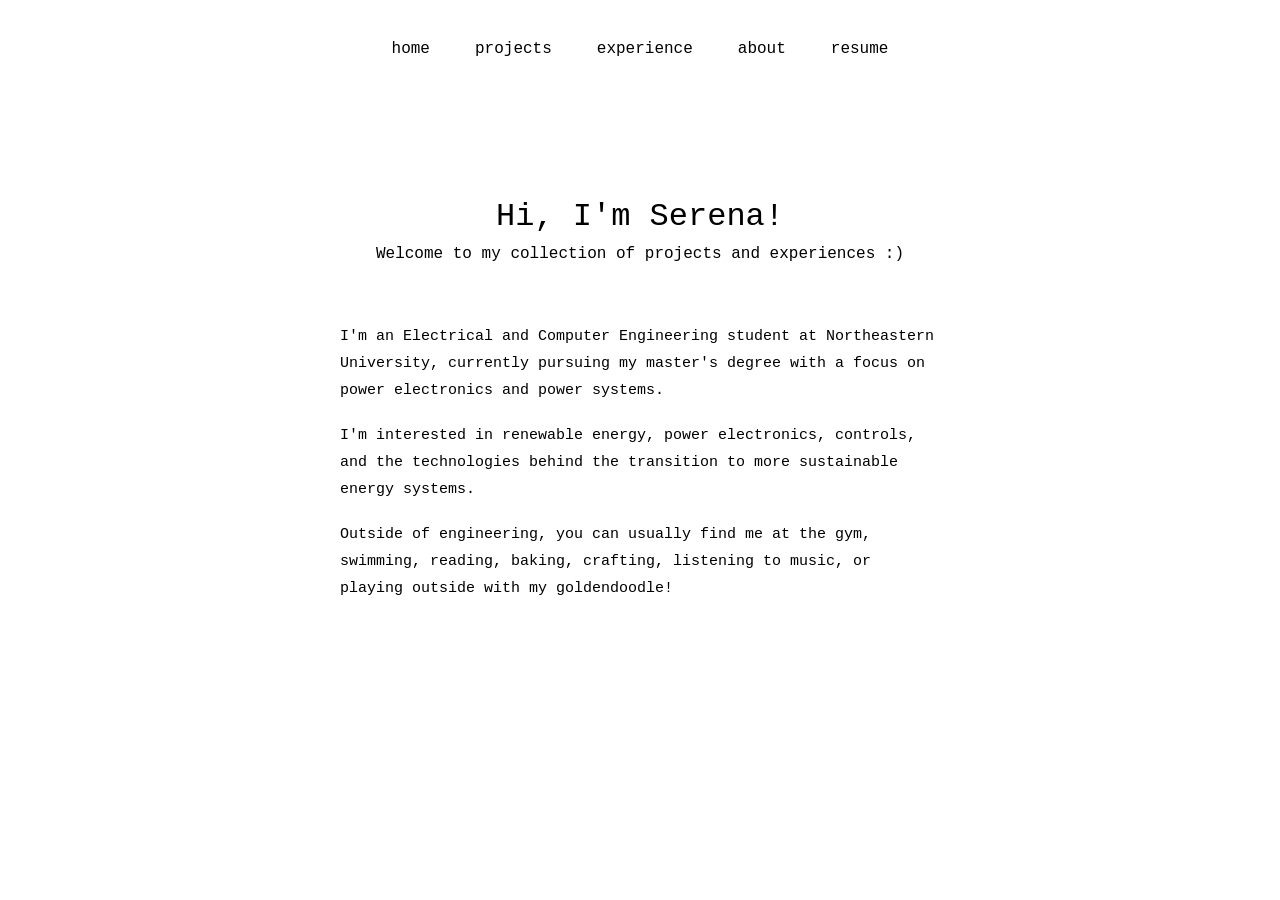
<file: index.html>
<!DOCTYPE html>
<html lang="en">

<head>
    <meta charset="UTF-8">
    <meta name="viewport" content="width=device-width, initial-scale=1.0">
    <title>Serena Lin</title>
    <link rel="stylesheet" href="style.css">
</head>

<body>

    <nav>
        <a href="index.html">home</a>
        <a href="projects.html">projects</a>
        <a href="experience.html">experience</a>
        <a href="about.html">about</a>
        <a href="assets/resume/6_28_2026 Serena Lin Resume.docx (2).pdf" target="_blank">resume</a>
    </nav>

    <main>

        <section class="home">

            <h1>Hi, I'm Serena!</h1>

            <p class="welcome">
                Welcome to my collection of projects and experiences :)
            </p>

            <div class="about-home">

                <p>
                    I'm an Electrical and Computer Engineering student at Northeastern
                    University, currently pursuing my master's degree with a focus on
                    power electronics and power systems.
                </p>

                <p>
                    I'm interested in renewable energy, power electronics, controls,
                    and the technologies behind the transition to more sustainable
                    energy systems.
                </p>

                <p>
                    Outside of engineering, you can usually find me at the gym,
                    swimming, reading, baking, crafting, listening to music, or playing outside with my
                    goldendoodle!
                </p>

            </div>

        </section>

    </main>

</body>

</html>
</file>
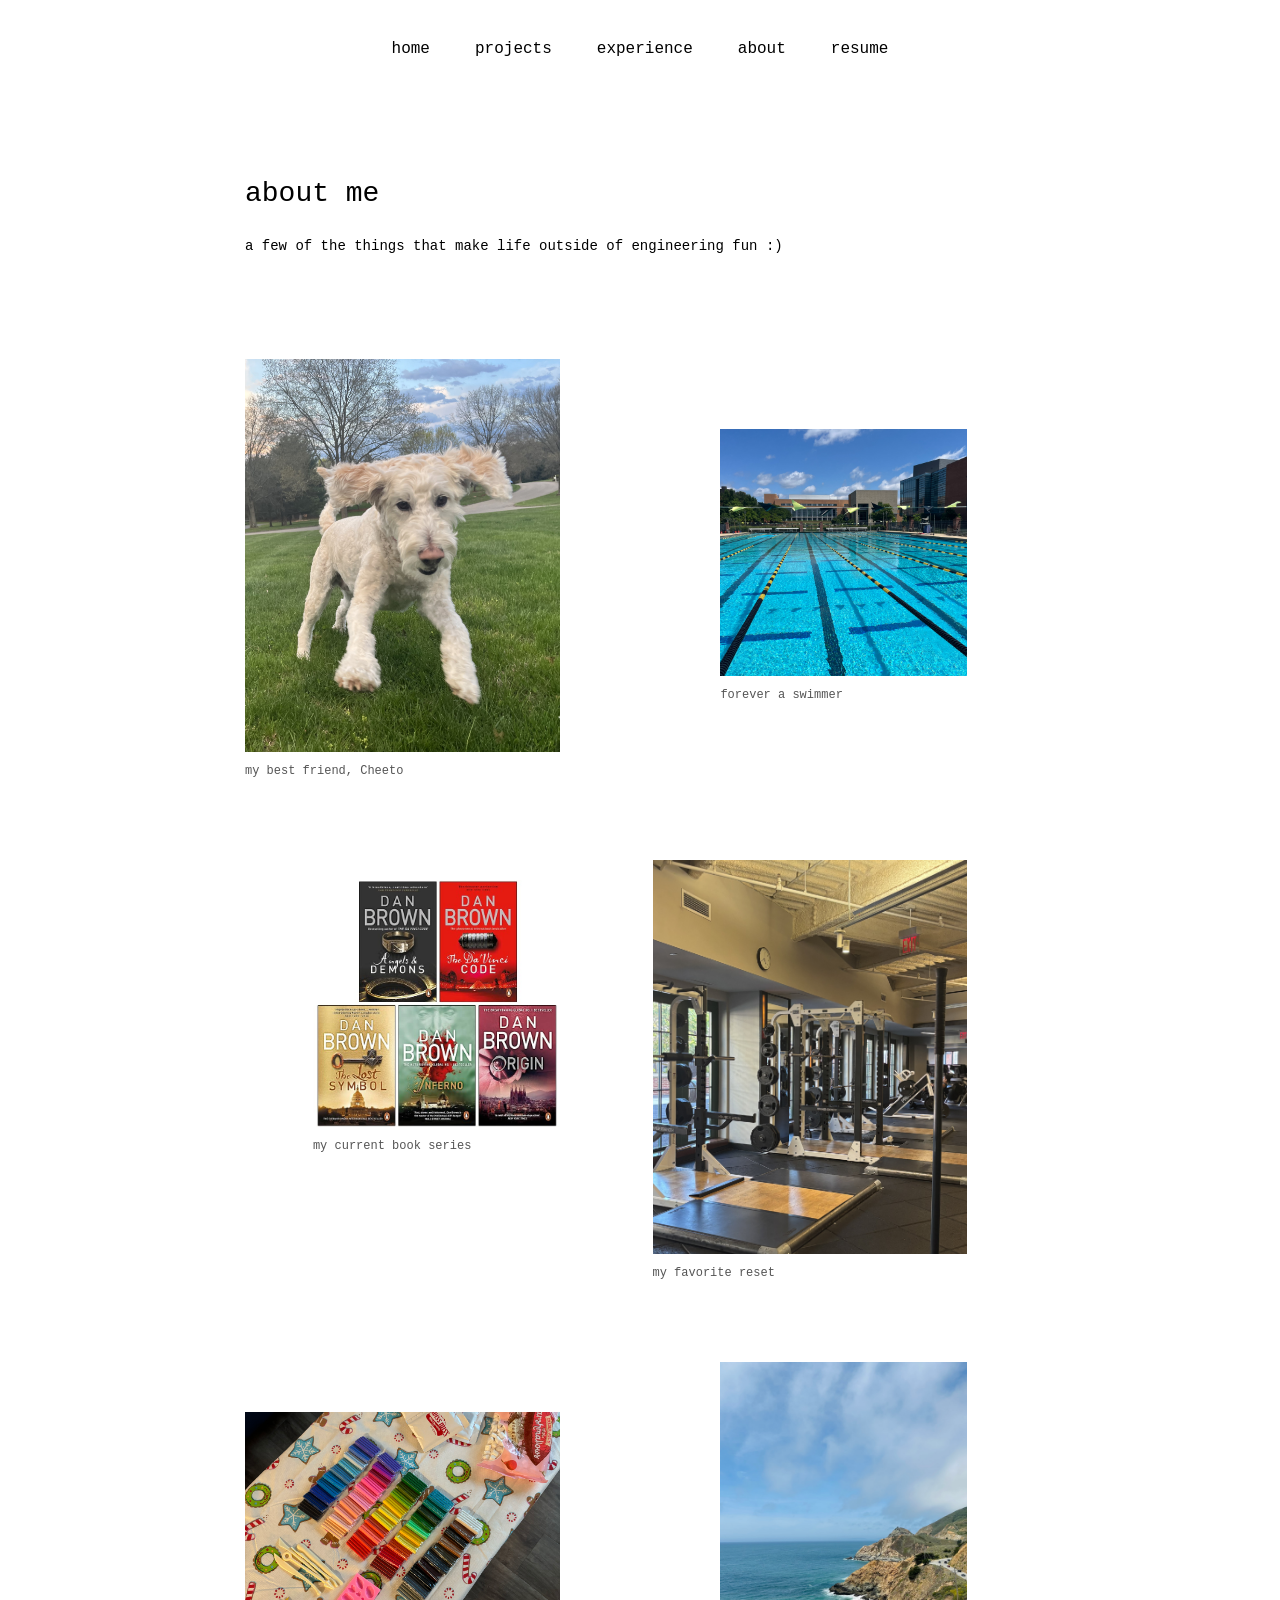
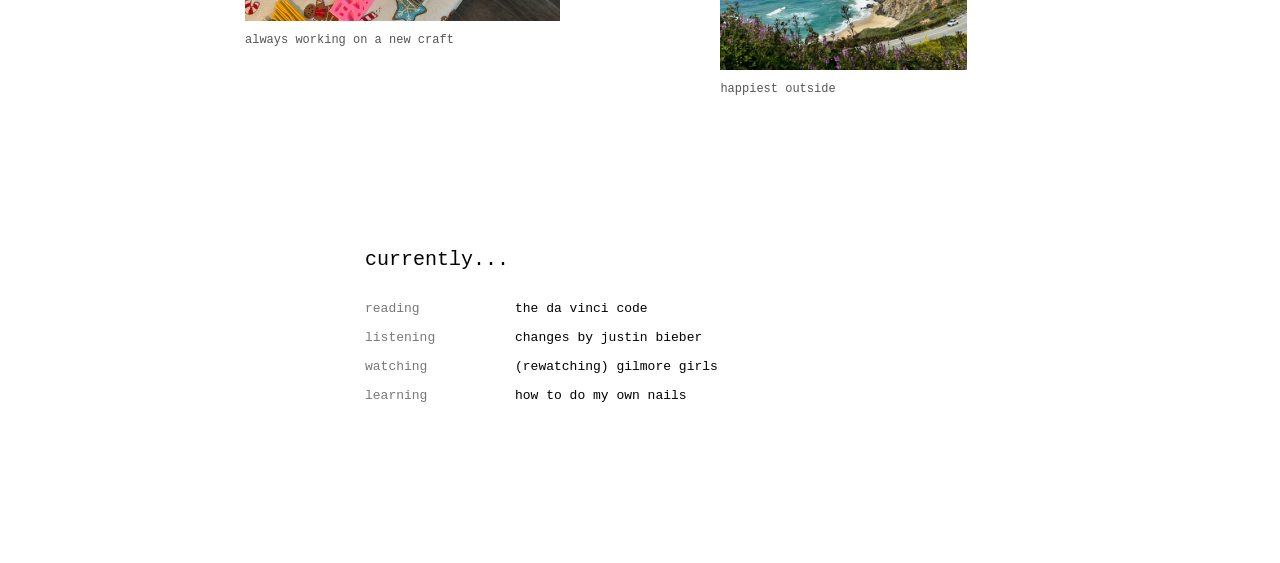
<file: about.html>
<!DOCTYPE html>
<html lang="en">

<head>
    <meta charset="UTF-8">
    <meta name="viewport" content="width=device-width, initial-scale=1.0">
    <title>About | Serena Lin</title>
    <link rel="stylesheet" href="style.css">
</head>

<body>

    <!-- NAVIGATION -->

    <nav>
        <a href="index.html">home</a>
        <a href="projects.html">projects</a>
        <a href="experience.html">experience</a>
        <a href="about.html">about</a>
        <a href="assets/resume/6_28_2026 Serena Lin Resume.docx (2).pdf" target="_blank">resume</a>
    </nav>


    <!-- ABOUT PAGE -->

    <main class="about-page">

        <!-- INTRO -->

        <section class="about-intro">

            <h1>about me</h1>

            <p>
                a few of the things that make life outside of engineering fun :)
            </p>

        </section>


        <!-- PHOTO COLLAGE -->

        <section class="about-collage">


            <!-- DOG -->

            <figure class="about-photo photo-one">

                <img src="assets\images\cheeto.jpeg"
                     alt="My goldendoodle">

                <figcaption>
                    my best friend, Cheeto
                </figcaption>

            </figure>


            <!-- SWIMMING -->

            <figure class="about-photo photo-two">

                <img src="assets\images\pool.jpeg"
                     alt="Swimming">

                <figcaption>
                    forever a swimmer
                </figcaption>

            </figure>


            <!-- READING -->

            <figure class="about-photo photo-three">

                <img src="assets\images\books.jpg"
                     alt="Books I'm reading">

                <figcaption>
                    my current book series
                </figcaption>

            </figure>


            <!-- GYM -->

            <figure class="about-photo photo-four">

                <img src="assets\images\gym.jpeg"
                     alt="At the gym">

                <figcaption>
                    my favorite reset
                </figcaption>

            </figure>


            <!-- MUSIC -->

            <figure class="about-photo photo-five">

                <img src="assets/images/crafting.jpeg"
                     alt="crafts">

                <figcaption>
                    always working on a new craft
                </figcaption>

            </figure>


            <!-- OUTDOORS / TRAVEL -->

            <figure class="about-photo photo-six">

                <img src="assets/images/gray-whale-cove.jpeg"
                     alt="A favorite outdoor place">

                <figcaption>
                    happiest outside
                </figcaption>

            </figure>

        </section>


        <!-- CURRENTLY -->

        <section class="currently">

            <h2>currently...</h2>

            <div class="currently-row">
                <span>reading</span>
                <p>the da vinci code</p>
            </div>

            <div class="currently-row">
                <span>listening</span>
                <p>changes by justin bieber</p>
            </div>

            <div class="currently-row">
                <span>watching</span>
                <p>(rewatching) gilmore girls</p>
            </div>

            <div class="currently-row">
                <span>learning</span>
                <p>how to do my own nails</p>
            </div>

        </section>

    </main>

</body>

</html>
</file>
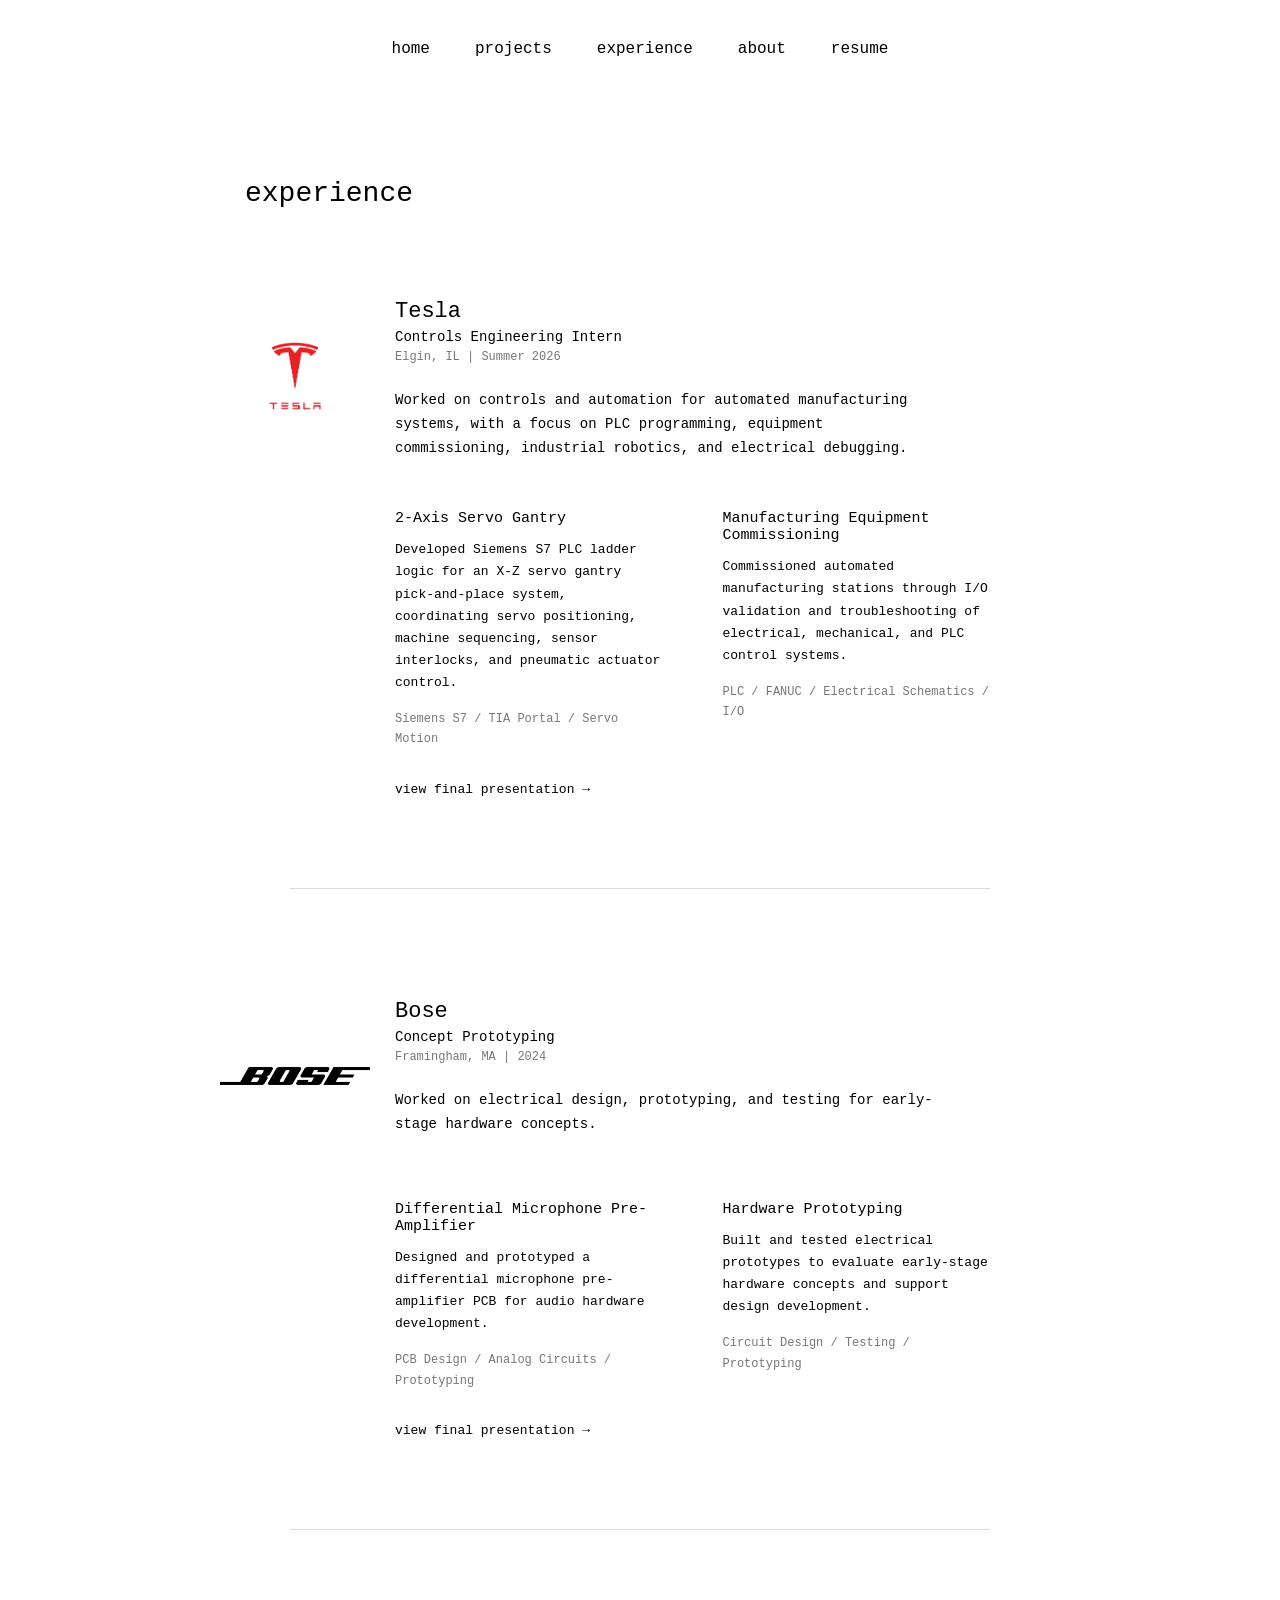
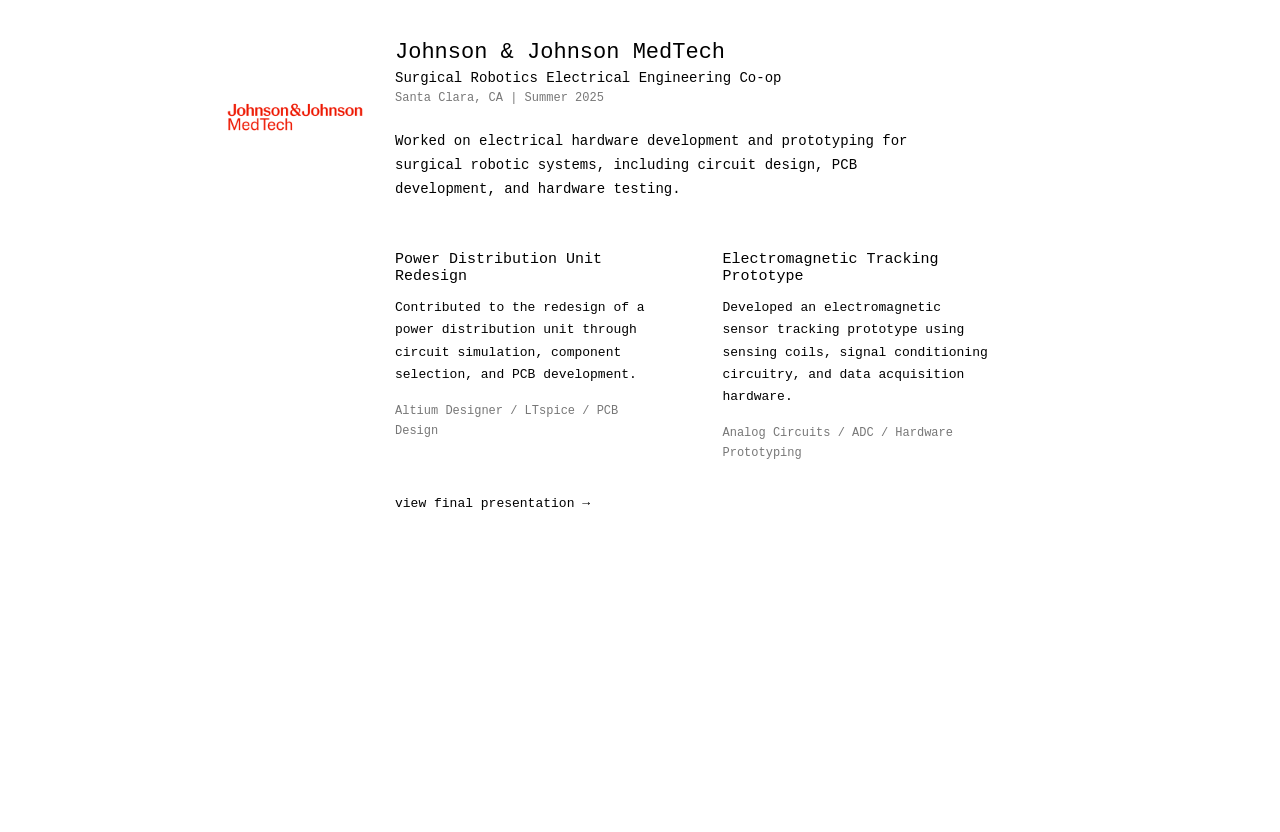
<file: experience.html>
<!DOCTYPE html>
<html lang="en">

<head>
    <meta charset="UTF-8">
    <meta name="viewport" content="width=device-width, initial-scale=1.0">
    <title>Experience | Serena Lin</title>
    <link rel="stylesheet" href="style.css">
</head>

<body>

    <!-- NAVIGATION -->

    <nav>
        <a href="index.html">home</a>
        <a href="projects.html">projects</a>
        <a href="experience.html">experience</a>
        <a href="about.html">about</a>
        <a href="assets/resume/6_28_2026 Serena Lin Resume.docx (2).pdf" target="_blank">resume</a>
    </nav>


    <!-- EXPERIENCE -->

    <main class="experience-page">

        <h1>experience</h1>


        <!-- TESLA -->

        <section class="experience">

            <div class="experience-header">

                <div class="company-logo">
                    <img src="assets/logos/tesla.png" alt="Tesla logo">
                </div>

                <div class="company-info">

                    <h2>Tesla</h2>
                    <h3>Controls Engineering Intern</h3>

                    <p class="experience-meta">
                        Elgin, IL | Summer 2026
                    </p>

                    <p class="experience-description">
                        Worked on controls and automation for automated
                        manufacturing systems, with a focus on PLC programming,
                        equipment commissioning, industrial robotics, and
                        electrical debugging.
                    </p>

                </div>

            </div>


            <div class="experience-projects">

                <!-- TESLA PROJECT 1 -->

                <div class="experience-project">

                    <h3>2-Axis Servo Gantry</h3>

                    <p>
                        Developed Siemens S7 PLC ladder logic for an X-Z servo
                        gantry pick-and-place system, coordinating servo
                        positioning, machine sequencing, sensor interlocks,
                        and pneumatic actuator control.
                    </p>

                    <p class="project-tools">
                        Siemens S7 / TIA Portal / Servo Motion
                    </p>

                </div>


                <!-- TESLA PROJECT 2 -->

                <div class="experience-project">

                    <h3>Manufacturing Equipment Commissioning</h3>

                    <p>
                        Commissioned automated manufacturing stations through
                        I/O validation and troubleshooting of electrical,
                        mechanical, and PLC control systems.
                    </p>

                    <p class="project-tools">
                        PLC / FANUC / Electrical Schematics / I/O
                    </p>

                </div>

            </div>


            <!-- TESLA PRESENTATION -->

            <div class="experience-presentation">
                <a href="assets/presentations/Tesla_presentation.pdf" target="_blank">
                    view final presentation →
                </a>
            </div>

        </section>



        <!-- BOSE -->

        <section class="experience">

            <div class="experience-header">

                <div class="company-logo">
                    <img src="assets/logos/bose.png" alt="Bose logo">
                </div>

                <div class="company-info">

                    <h2>Bose</h2>
                    <h3>Concept Prototyping</h3>

                    <p class="experience-meta">
                        Framingham, MA | 2024
                    </p>

                    <p class="experience-description">
                        Worked on electrical design, prototyping, and testing
                        for early-stage hardware concepts.
                    </p>

                </div>

            </div>


            <div class="experience-projects">

                <!-- BOSE PROJECT 1 -->

                <div class="experience-project">

                    <h3>Differential Microphone Pre-Amplifier</h3>

                    <p>
                        Designed and prototyped a differential microphone
                        pre-amplifier PCB for audio hardware development.
                    </p>

                    <p class="project-tools">
                        PCB Design / Analog Circuits / Prototyping
                    </p>

                </div>


                <!-- BOSE PROJECT 2 -->

                <div class="experience-project">

                    <h3>Hardware Prototyping</h3>

                    <p>
                        Built and tested electrical prototypes to evaluate
                        early-stage hardware concepts and support design
                        development.
                    </p>

                    <p class="project-tools">
                        Circuit Design / Testing / Prototyping
                    </p>

                </div>

            </div>


            <!-- BOSE PRESENTATION -->

            <div class="experience-presentation">
                <a href="assets/presentations/Bose-Final-Presentation-Shareable.pptx.pdf" target="_blank">
                    view final presentation →
                </a>
            </div>

        </section>



        <!-- JOHNSON & JOHNSON -->

        <section class="experience">

            <div class="experience-header">

                <div class="company-logo">
                    <img src="assets/logos/jnj.webp" alt="Johnson & Johnson MedTech logo">
                </div>

                <div class="company-info">

                    <h2>Johnson & Johnson MedTech</h2>
                    <h3>Surgical Robotics Electrical Engineering Co-op</h3>

                    <p class="experience-meta">
                        Santa Clara, CA | Summer 2025
                    </p>

                    <p class="experience-description">
                        Worked on electrical hardware development and
                        prototyping for surgical robotic systems, including
                        circuit design, PCB development, and hardware testing.
                    </p>

                </div>

            </div>


            <div class="experience-projects">

                <!-- J&J PROJECT 1 -->

                <div class="experience-project">

                    <h3>Power Distribution Unit Redesign</h3>

                    <p>
                        Contributed to the redesign of a power distribution
                        unit through circuit simulation, component selection,
                        and PCB development.
                    </p>

                    <p class="project-tools">
                        Altium Designer / LTspice / PCB Design
                    </p>

                </div>


                <!-- J&J PROJECT 2 -->

                <div class="experience-project">

                    <h3>Electromagnetic Tracking Prototype</h3>

                    <p>
                        Developed an electromagnetic sensor tracking prototype
                        using sensing coils, signal conditioning circuitry,
                        and data acquisition hardware.
                    </p>

                    <p class="project-tools">
                        Analog Circuits / ADC / Hardware Prototyping
                    </p>

                </div>

            </div>


            <!-- J&J PRESENTATION -->

            <div class="experience-presentation">
                <a href="assets/presentations/JnJ-Final-Presentation-Shareable.pptx.pdf" target="_blank">
                    view final presentation →
                </a>
            </div>

        </section>

    </main>

</body>

</html>
</file>
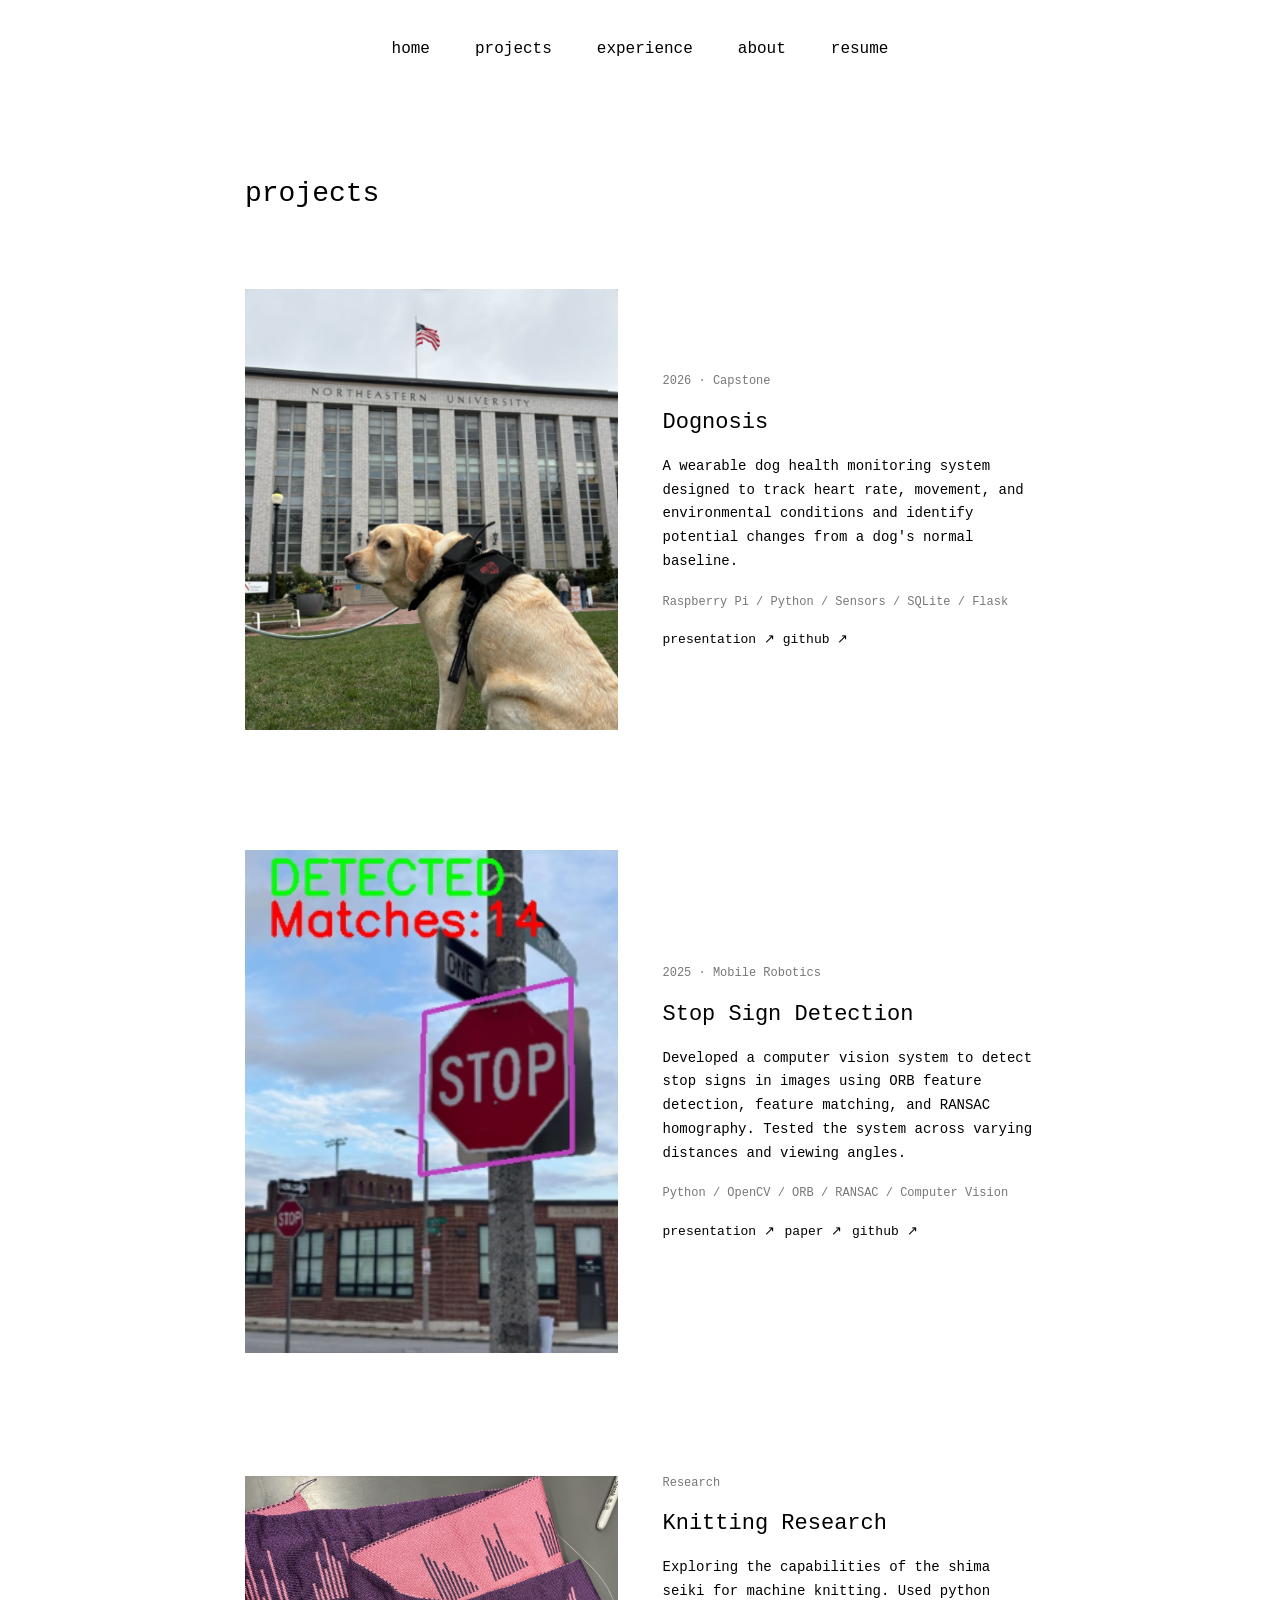
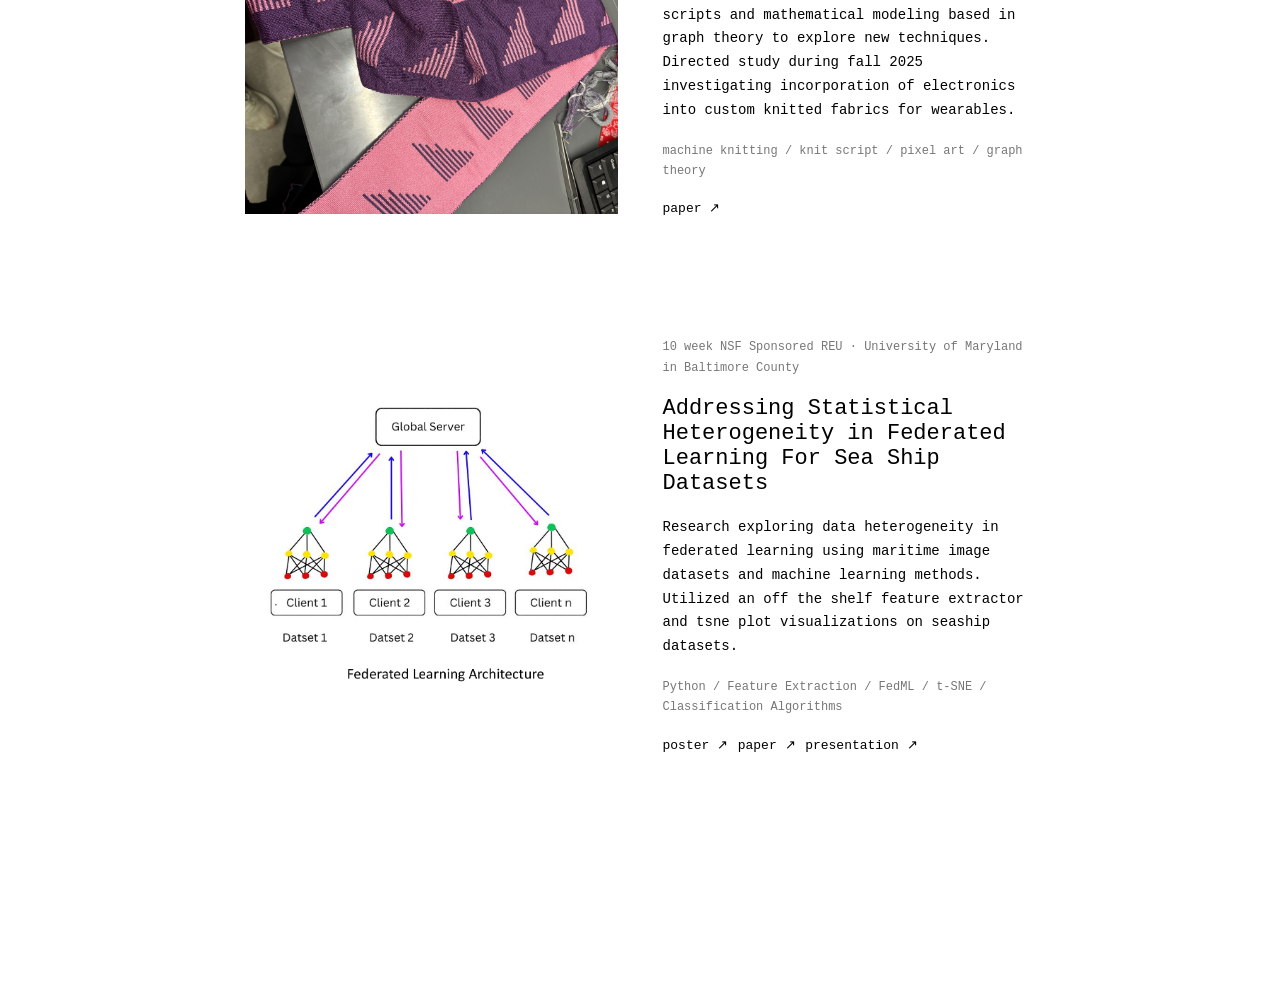
<file: projects.html>
<!DOCTYPE html>
<html lang="en">

<head>
    <meta charset="UTF-8">
    <meta name="viewport" content="width=device-width, initial-scale=1.0">
    <title>Projects | Serena Lin</title>
    <link rel="stylesheet" href="style.css">
</head>

<body>

    <nav>
        <a href="index.html">home</a>
        <a href="projects.html">projects</a>
        <a href="experience.html">experience</a>
        <a href="index.html#about">about</a>
        <a href="assets/resume/Serena_Lin_Resume.pdf" target="_blank">resume</a>
    </nav>

    <main class="projects-page">

        <h1>projects</h1>

        <!-- DOGNOSIS -->
        <section class="project-preview">

            <div class="project-image">
                <img src="assets\images\dognosis-cover.png" alt="Dognosis dog health monitoring harness">
            </div>

            <div class="project-info">
                <p class="project-year">2026 · Capstone</p>

                <h2>Dognosis</h2>

                <p>
                    A wearable dog health monitoring system designed to track
                    heart rate, movement, and environmental conditions and
                    identify potential changes from a dog's normal baseline.
                </p>

                <p class="project-tools">
                    Raspberry Pi / Python / Sensors / SQLite / Flask
                </p>

                <div class="project-links">
                    

                    <a href="assets\presentations\Dognosis Presentation.pdf"
                       target="_blank">
                        presentation ↗
                    </a>

                    <a href="https://github.com/slin013/dognosis"
                       target="_blank">
                        github ↗
                    </a>
                </div>
            </div>

        </section>
<!-- STOP SIGN DETECTION -->

<section class="project-preview">

    <div class="project-image">
        <img src="assets\images\stop-sign-detection-cover.png"
             alt="Stop sign detection project">
    </div>

    <div class="project-info">

        <p class="project-year">2025 · Mobile Robotics</p>

        <h2>Stop Sign Detection</h2>

        <p>
            Developed a computer vision system to detect stop signs in images
            using ORB feature detection, feature matching, and RANSAC homography.
            Tested the system across varying distances and viewing angles.
        </p>

        <p class="project-tools">
            Python / OpenCV / ORB / RANSAC / Computer Vision
        </p>

        <div class="project-links">
            <a href="assets\presentations\ORB_Presentation.pdf" target="_blank">presentation ↗</a>
            <a href="assets\presentations\ORB_Paper_Mobile_Robotics.pdf" target="_blank">paper ↗</a>

            <a href="https://github.com/slin013/Mobile-Robotics-Stop-Sign-Detector" target="_blank">github ↗</a>
        </div>

    </div>

</section>
        <!-- KNITTING RESEARCH -->
        <section class="project-preview">

            <div class="project-image">
                <img src="assets\images\knit-cover.jpeg" alt="Knitting research project">
            </div>

            <div class="project-info">
                <p class="project-year">Research</p>

                <h2>Knitting Research</h2>

                <p>
                    Exploring the capabilities of the shima seiki for machine knitting. 
                    Used python scripts and mathematical modeling based in graph theory to explore new techniques. 
                    Directed study during fall 2025 investigating incorporation of electronics into custom knitted fabrics for wearables.
                </p>

                <p class="project-tools">
                    machine knitting / knit script / pixel art / graph theory
                </p>

                <a href="assets\presentations\knit-paper.pdf" target="_blank">paper ↗</a>
            </div>

        </section>


        <!-- UMBC -->
        <section class="project-preview">

            <div class="project-image">
                <img src="assets\images\REU-cover.png" alt="UMBC data science research">
            </div>

            <div class="project-info">
                <p class="project-year">10 week NSF Sponsored REU · University of Maryland in Baltimore County</p>

                <h2>Addressing Statistical Heterogeneity in Federated Learning For Sea Ship Datasets</h2>

                <p>
                    Research exploring data heterogeneity in federated learning
                    using maritime image datasets and machine learning methods. Utilized an off the shelf feature extractor and tsne plot visualizations on seaship datasets.
                </p>

                <p class="project-tools">
                    Python / Feature Extraction / FedML / t-SNE / Classification Algorithms
                </p>

                <a href="assets\presentations\Copy of LinS_SURF_Poster.pptx.pdf">poster ↗</a>
                <a href="assets\presentations\REU_paper.pdf">paper ↗</a>
                <a href="assets\presentations\REU_presentation.pdf">presentation ↗</a>
            </div>

        </section>

    </main>

</body>

</html>
</file>
<file: style.css>
/* =========================
   GLOBAL
   ========================= */

* {
    margin: 0;
    padding: 0;
    box-sizing: border-box;
}

body {
    background-color: white;
    color: black;
    font-family: "Courier New", Courier, monospace;
}


/* =========================
   NAVIGATION
   ========================= */

nav {
    display: flex;
    justify-content: center;
    gap: 45px;
    padding-top: 40px;
}

nav a {
    color: black;
    text-decoration: none;
    font-size: 16px;
}

nav a:hover {
    color: #777;
}


/* =========================
   HOME PAGE
   ========================= */

.home {
    max-width: 650px;
    margin: 0 auto;
    padding: 140px 25px 100px;
    text-align: center;
}

.home h1 {
    font-size: 32px;
    font-weight: normal;
    margin-bottom: 10px;
}

.welcome {
    font-size: 16px;
    margin-bottom: 60px;
}

.about-home {
    text-align: left;
    font-size: 15px;
    line-height: 1.8;
}

.about-home p {
    margin-bottom: 18px;
}


/* =========================
   PROJECTS PAGE
   ========================= */

.projects-page {
    max-width: 850px;
    margin: 0 auto;
    padding: 120px 30px;
}

.projects-page > h1 {
    font-size: 28px;
    font-weight: normal;
    margin-bottom: 80px;
}

.project-preview {
    display: grid;
    grid-template-columns: 1fr 1fr;
    gap: 45px;
    align-items: center;
    margin-bottom: 120px;
}

.project-image img {
    width: 100%;
    display: block;
}

.project-info h2 {
    font-size: 22px;
    font-weight: normal;
    margin: 8px 0 20px;
}

.project-info p {
    font-size: 14px;
    line-height: 1.7;
    margin-bottom: 18px;
}

.project-year {
    color: #777;
    font-size: 12px !important;
}

.project-tools {
    color: #777;
    font-size: 12px !important;
}

.project-info a {
    color: black;
    text-decoration: none;
    font-size: 13px;
}

.project-info a:hover {
    text-decoration: underline;
}


/* =========================
   EXPERIENCE PAGE
   ========================= */

.experience-page {
    max-width: 850px;
    margin: 0 auto;
    padding: 120px 30px;
}

.experience-page > h1 {
    font-size: 28px;
    font-weight: normal;
    margin-bottom: 90px;
}


/* INDIVIDUAL COMPANY */

.experience {
    max-width: 700px;
    margin: 0 auto 110px;
    padding-bottom: 90px;
    border-bottom: 1px solid #ddd;
}

.experience:last-child {
    border-bottom: none;
}


/* COMPANY HEADER */

.experience-header {
    display: grid;
    grid-template-columns: 80px 1fr;
    gap: 25px;
    align-items: start;
}


/* LOGO */

.company-logo {
    display: flex;
    justify-content: flex-end;
    padding-top: 2px;
}

.company-logo img {
    width: 150px;
    height: 150px;
    object-fit: contain;
}


/* COMPANY INFORMATION */

.company-info {
    text-align: left;
}

.company-info h2 {
    font-size: 22px;
    font-weight: normal;
    margin-bottom: 5px;
}

.company-info h3 {
    font-size: 14px;
    font-weight: normal;
    margin-bottom: 5px;
}

.experience-meta {
    font-size: 12px;
    color: #777;
}


/* COMPANY DESCRIPTION */

.experience-description {
    max-width: 550px;
    margin-top: 25px;
    font-size: 14px;
    line-height: 1.7;
}


/* EXPERIENCE PROJECTS */

.experience-projects {
    display: grid;
    grid-template-columns: 1fr 1fr;
    gap: 60px;

    margin-top: 50px;
    margin-left: 105px;
}


/* INDIVIDUAL EXPERIENCE PROJECT */

.experience-project h3 {
    font-size: 15px;
    font-weight: normal;
    margin-bottom: 12px;
}

.experience-project p {
    font-size: 13px;
    line-height: 1.7;
}

.experience-project .project-tools {
    margin-top: 15px;
    color: #777;
    font-size: 12px !important;
}


/* =========================
   MOBILE
   ========================= */

@media (max-width: 700px) {

    /* NAVIGATION */

    nav {
        gap: 20px;
        padding-top: 30px;
    }

    nav a {
        font-size: 13px;
    }


    /* HOME */

    .home {
        padding: 90px 25px 70px;
    }

    .home h1 {
        font-size: 28px;
    }


    /* PROJECTS */

    .projects-page {
        padding: 80px 25px;
    }

    .project-preview {
        grid-template-columns: 1fr;
        gap: 25px;
        margin-bottom: 90px;
    }

}
  /* EXPERIENCE PROJECTS */

.experience-projects {
    display: grid;
    grid-template-columns: 1fr 1fr;
    gap: 60px;
    margin-top: 50px;
    margin-left: 105px;
}

.experience-project {
    min-width: 0;
}

.experience-project h3 {
    font-size: 15px;
    font-weight: normal;
    margin-bottom: 12px;
}

.experience-project p {
    font-size: 13px;
    line-height: 1.7;
}

.experience-project .project-tools {
    margin-top: 15px;
    color: #777;
    font-size: 12px !important;
}


/* INTERNSHIP PRESENTATION */

.experience-presentation {
    margin-top: 30px;
    margin-left: 105px;
}

.experience-presentation a {
    color: black;
    text-decoration: none;
    font-size: 13px;
    white-space: nowrap;
}

.experience-presentation a:hover {
    text-decoration: underline;
}

/* =========================
   ABOUT PAGE
   ========================= */

.about-page {
    max-width: 850px;
    margin: 0 auto;
    padding: 120px 30px;
}


/* INTRO */

.about-intro {
    max-width: 600px;
    margin-bottom: 100px;
}

.about-intro h1 {
    font-size: 28px;
    font-weight: normal;
    margin-bottom: 25px;
}

.about-intro p {
    font-size: 14px;
    line-height: 1.8;
}


/* PHOTO COLLAGE */

.about-collage {
    display: grid;
    grid-template-columns: repeat(12, 1fr);
    row-gap: 80px;
    column-gap: 25px;
    align-items: start;
}

.about-photo {
    margin: 0;
}

.about-photo img {
    width: 100%;
    display: block;
    object-fit: cover;
}

.about-photo figcaption {
    font-size: 12px;
    line-height: 1.5;
    margin-top: 10px;
    color: #555;
}


/* INDIVIDUAL PHOTO POSITIONS */

.photo-one {
    grid-column: 1 / span 5;
}

.photo-one img {
    aspect-ratio: 4 / 5;
}


.photo-two {
    grid-column: 8 / span 4;
    margin-top: 70px;
}

.photo-two img {
    aspect-ratio: 1 / 1;
}


.photo-three {
    grid-column: 2 / span 4;
    margin-top: 20px;
}

.photo-three img {
    aspect-ratio: 1 / 1;
}


.photo-four {
    grid-column: 7 / span 5;
}

.photo-four img {
    aspect-ratio: 4 / 5;
}


.photo-five {
    grid-column: 1 / span 5;
    margin-top: 50px;
}

.photo-five img {
    aspect-ratio: 3 / 2;
}


.photo-six {
    grid-column: 8 / span 4;
}

.photo-six img {
    aspect-ratio: 4 / 5;
}


/* CURRENTLY */

.currently {
    max-width: 550px;
    margin: 150px auto 40px;
}

.currently h2 {
    font-size: 20px;
    font-weight: normal;
    margin-bottom: 30px;
}

.currently-row {
    display: grid;
    grid-template-columns: 130px 1fr;
    gap: 20px;
    margin-bottom: 14px;
    font-size: 13px;
}

.currently-row span {
    color: #777;
}

.currently-row p {
    margin: 0;
}


/* =========================
   ABOUT MOBILE
   ========================= */

@media (max-width: 700px) {

    .about-page {
        padding: 80px 25px;
    }

    .about-intro {
        margin-bottom: 70px;
    }

    .about-collage {
        display: grid;
        grid-template-columns: 1fr 1fr;
        gap: 50px 20px;
    }

    .photo-one,
    .photo-two,
    .photo-three,
    .photo-four,
    .photo-five,
    .photo-six {
        grid-column: auto;
        margin-top: 0;
    }

    .about-photo img {
        aspect-ratio: 1 / 1;
    }

    .currently {
        margin-top: 100px;
    }

    .currently-row {
        grid-template-columns: 100px 1fr;
    }

}
</file>
